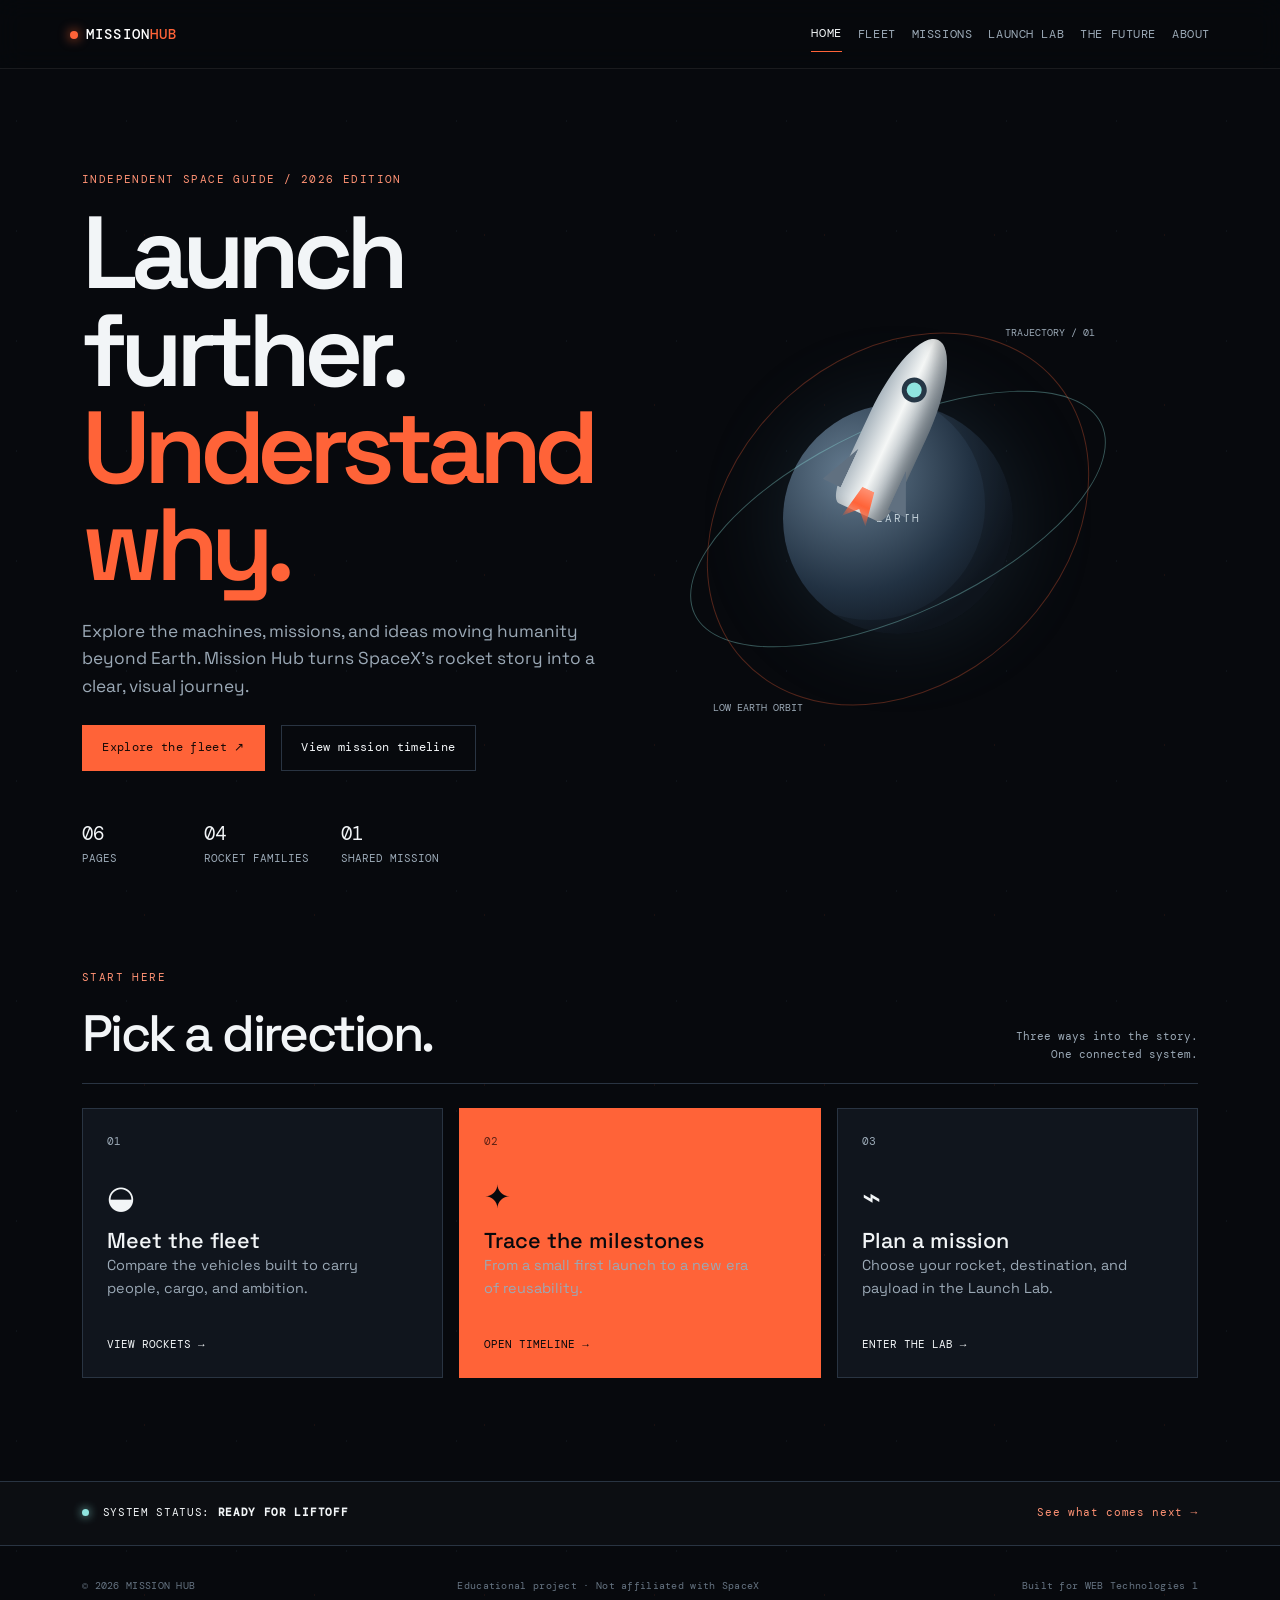
<file: index.html>
<!doctype html>
<html lang="en">
<head>
  <meta charset="utf-8">
  <meta name="viewport" content="width=device-width, initial-scale=1">
  <meta name="description" content="SpaceX Mission Hub — an interactive guide to rockets, missions, and reusable space technology.">
  <title>SpaceX Mission Hub | Launch further</title>
  <link rel="preconnect" href="https://fonts.googleapis.com">
  <link rel="preconnect" href="https://fonts.gstatic.com" crossorigin>
  <link href="https://fonts.googleapis.com/css2?family=DM+Mono:wght@400;500&family=Space+Grotesk:wght@400;500;600;700&display=swap" rel="stylesheet">
  <link href="https://cdn.jsdelivr.net/npm/bootstrap@5.3.3/dist/css/bootstrap.min.css" rel="stylesheet">
  <link rel="stylesheet" href="css/style.css">
</head>
<body>
  <header class="site-header">
    <nav class="navbar navbar-expand-lg navbar-dark container py-3" aria-label="Main navigation">
      <a class="navbar-brand brand-mark" href="index.html"><span class="brand-dot"></span>MISSION<span>HUB</span></a>
      <button class="navbar-toggler" type="button" data-bs-toggle="collapse" data-bs-target="#siteNav" aria-controls="siteNav" aria-expanded="false" aria-label="Toggle navigation"><span class="navbar-toggler-icon"></span></button>
      <div class="collapse navbar-collapse" id="siteNav">
        <ul class="navbar-nav ms-auto align-items-lg-center gap-lg-3">
          <li class="nav-item"><a class="nav-link active" href="index.html">Home</a></li>
          <li class="nav-item"><a class="nav-link" href="fleet.html">Fleet</a></li>
          <li class="nav-item"><a class="nav-link" href="missions.html">Missions</a></li>
          <li class="nav-item"><a class="nav-link" href="launch-lab.html">Launch Lab</a></li>
          <li class="nav-item"><a class="nav-link" href="future.html">The Future</a></li>
          <li class="nav-item"><a class="nav-link" href="about.html">About</a></li>
        </ul>
      </div>
    </nav>
  </header>

  <main>
    <section class="hero container section-space">
      <div class="row align-items-center g-5">
        <div class="col-lg-7">
          <p class="eyebrow">INDEPENDENT SPACE GUIDE / 2026 EDITION</p>
          <h1>Launch further.<br><span>Understand why.</span></h1>
          <p class="hero-copy">Explore the machines, missions, and ideas moving humanity beyond Earth. Mission Hub turns SpaceX's rocket story into a clear, visual journey.</p>
          <div class="d-flex flex-wrap gap-3 mt-4">
            <a class="btn btn-accent" href="fleet.html">Explore the fleet <span>↗</span></a>
            <a class="btn btn-outline-light" href="missions.html">View mission timeline</a>
          </div>
          <div class="hero-meta mt-5"><span><strong>06</strong> pages</span><span><strong>04</strong> rocket families</span><span><strong>01</strong> shared mission</span></div>
        </div>
        <div class="col-lg-5">
          <div class="orbit-stage" aria-label="Decorative rocket launch illustration">
            <div class="orbit orbit-one"></div><div class="orbit orbit-two"></div><div class="planet"><span>EARTH</span></div>
            <div class="rocket-illustration"><div class="rocket-window"></div><div class="rocket-fin left"></div><div class="rocket-fin right"></div><div class="flame"></div></div>
            <div class="orbit-label label-top">TRAJECTORY / 01</div><div class="orbit-label label-bottom">LOW EARTH ORBIT</div>
          </div>
        </div>
      </div>
    </section>

    <section class="container section-space pt-0">
      <div class="section-heading"><div><p class="eyebrow">START HERE</p><h2>Pick a direction.</h2></div><p class="section-note">Three ways into the story.<br>One connected system.</p></div>
      <div class="row g-3 mt-2">
        <div class="col-md-4"><a class="feature-card" href="fleet.html"><span class="card-number">01</span><span class="feature-icon">◒</span><h3>Meet the fleet</h3><p>Compare the vehicles built to carry people, cargo, and ambition.</p><span class="text-link">View rockets →</span></a></div>
        <div class="col-md-4"><a class="feature-card feature-card-accent" href="missions.html"><span class="card-number">02</span><span class="feature-icon">✦</span><h3>Trace the milestones</h3><p>From a small first launch to a new era of reusability.</p><span class="text-link">Open timeline →</span></a></div>
        <div class="col-md-4"><a class="feature-card" href="launch-lab.html"><span class="card-number">03</span><span class="feature-icon">⌁</span><h3>Plan a mission</h3><p>Choose your rocket, destination, and payload in the Launch Lab.</p><span class="text-link">Enter the lab →</span></a></div>
      </div>
    </section>

    <section class="signal-band"><div class="container d-flex flex-column flex-md-row justify-content-between align-items-md-center gap-3"><p class="mb-0"><span class="signal-dot"></span> SYSTEM STATUS: <strong>READY FOR LIFTOFF</strong></p><a href="future.html">See what comes next →</a></div></section>
  </main>
  <footer class="site-footer"><div class="container d-flex flex-column flex-md-row justify-content-between gap-2"><span>© 2026 MISSION HUB</span><span>Educational project · Not affiliated with SpaceX</span><span>Built for WEB Technologies 1</span></div></footer>
  <script src="https://cdn.jsdelivr.net/npm/bootstrap@5.3.3/dist/js/bootstrap.bundle.min.js"></script>
</body>
</html>
</file>
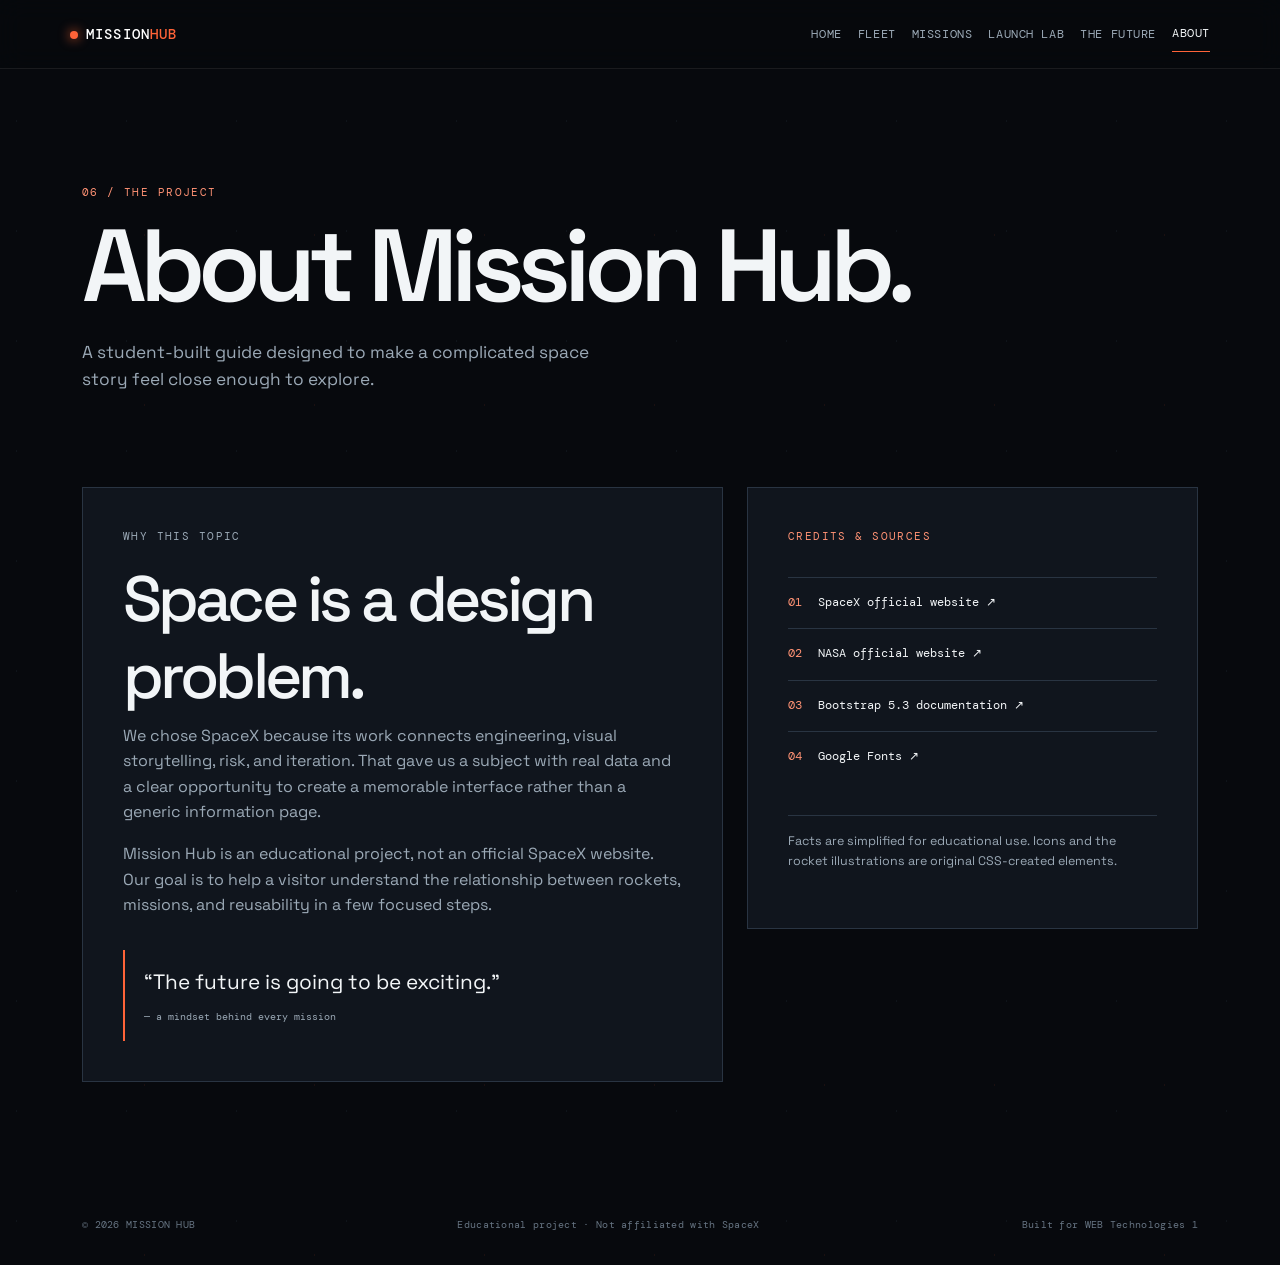
<file: about.html>
<!doctype html>
<html lang="en"><head><meta charset="utf-8"><meta name="viewport" content="width=device-width, initial-scale=1"><title>About | SpaceX Mission Hub</title><link rel="preconnect" href="https://fonts.googleapis.com"><link rel="preconnect" href="https://fonts.gstatic.com" crossorigin><link href="https://fonts.googleapis.com/css2?family=DM+Mono:wght@400;500&family=Space+Grotesk:wght@400;500;600;700&display=swap" rel="stylesheet"><link href="https://cdn.jsdelivr.net/npm/bootstrap@5.3.3/dist/css/bootstrap.min.css" rel="stylesheet"><link rel="stylesheet" href="css/style.css"></head>
<body><header class="site-header"><nav class="navbar navbar-expand-lg navbar-dark container py-3" aria-label="Main navigation"><a class="navbar-brand brand-mark" href="index.html"><span class="brand-dot"></span>MISSION<span>HUB</span></a><button class="navbar-toggler" type="button" data-bs-toggle="collapse" data-bs-target="#siteNav" aria-label="Toggle navigation"><span class="navbar-toggler-icon"></span></button><div class="collapse navbar-collapse" id="siteNav"><ul class="navbar-nav ms-auto align-items-lg-center gap-lg-3"><li class="nav-item"><a class="nav-link" href="index.html">Home</a></li><li class="nav-item"><a class="nav-link" href="fleet.html">Fleet</a></li><li class="nav-item"><a class="nav-link" href="missions.html">Missions</a></li><li class="nav-item"><a class="nav-link" href="launch-lab.html">Launch Lab</a></li><li class="nav-item"><a class="nav-link" href="future.html">The Future</a></li><li class="nav-item"><a class="nav-link active" href="about.html">About</a></li></ul></div></nav></header>
<main><section class="page-intro container"><p class="eyebrow">06 / THE PROJECT</p><h1>About Mission Hub.</h1><p class="intro-copy">A student-built guide designed to make a complicated space story feel close enough to explore.</p></section><section class="container section-space pt-0"><div class="row g-4"><div class="col-lg-7"><article class="about-panel"><p class="eyebrow">WHY THIS TOPIC</p><h2>Space is a design problem.</h2><p>We chose SpaceX because its work connects engineering, visual storytelling, risk, and iteration. That gave us a subject with real data and a clear opportunity to create a memorable interface rather than a generic information page.</p><p>Mission Hub is an educational project, not an official SpaceX website. Our goal is to help a visitor understand the relationship between rockets, missions, and reusability in a few focused steps.</p><div class="quote">“The future is going to be exciting.”<span>— a mindset behind every mission</span></div></article></div><div class="col-lg-5"><aside class="source-panel"><p class="eyebrow">CREDITS & SOURCES</p><ul class="source-list"><li><span>01</span><a href="https://www.spacex.com/" target="_blank" rel="noreferrer">SpaceX official website ↗</a></li><li><span>02</span><a href="https://www.nasa.gov/" target="_blank" rel="noreferrer">NASA official website ↗</a></li><li><span>03</span><a href="https://getbootstrap.com/docs/5.3/" target="_blank" rel="noreferrer">Bootstrap 5.3 documentation ↗</a></li><li><span>04</span><a href="https://fonts.google.com/" target="_blank" rel="noreferrer">Google Fonts ↗</a></li></ul><p class="source-note">Facts are simplified for educational use. Icons and the rocket illustrations are original CSS-created elements.</p></aside></div></div></section></main><footer class="site-footer"><div class="container d-flex flex-column flex-md-row justify-content-between gap-2"><span>© 2026 MISSION HUB</span><span>Educational project · Not affiliated with SpaceX</span><span>Built for WEB Technologies 1</span></div></footer><script src="https://cdn.jsdelivr.net/npm/bootstrap@5.3.3/dist/js/bootstrap.bundle.min.js"></script></body></html>
</file>
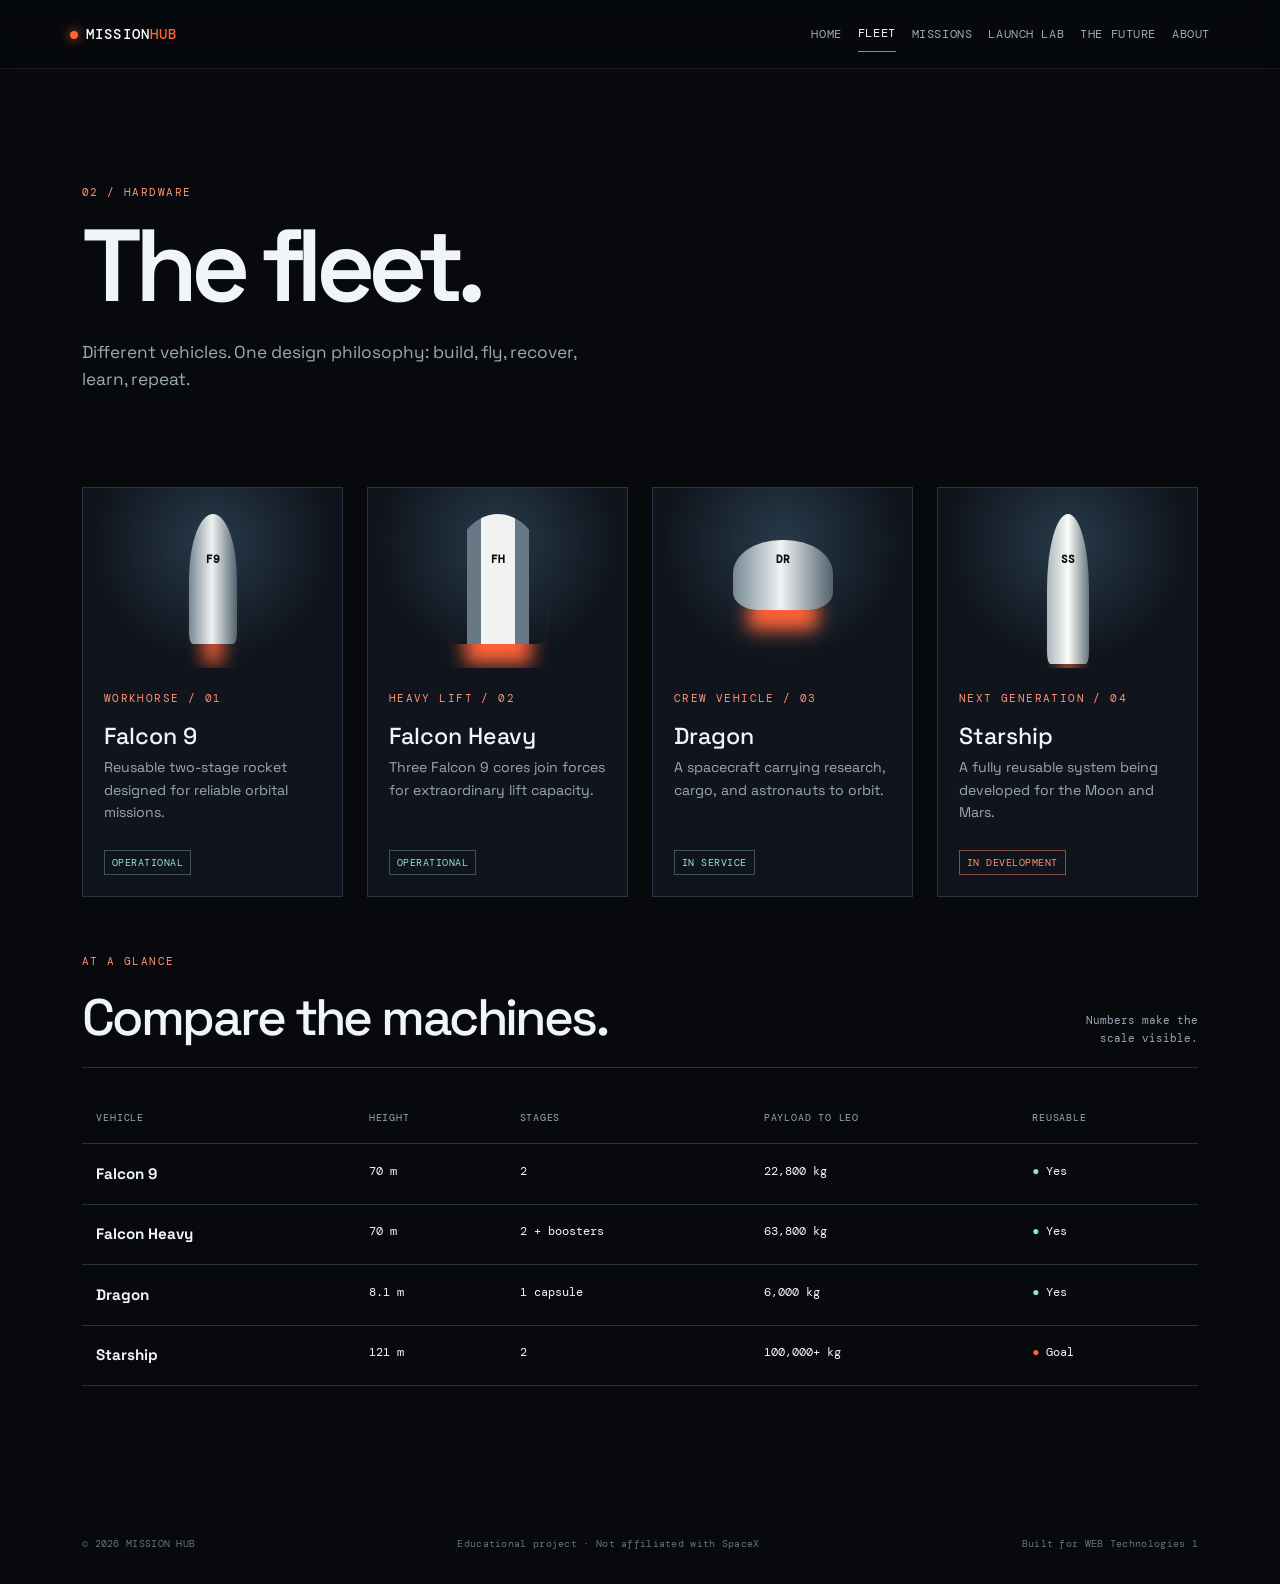
<file: fleet.html>
<!doctype html>
<html lang="en"><head><meta charset="utf-8"><meta name="viewport" content="width=device-width, initial-scale=1"><title>The Fleet | SpaceX Mission Hub</title><link rel="preconnect" href="https://fonts.googleapis.com"><link rel="preconnect" href="https://fonts.gstatic.com" crossorigin><link href="https://fonts.googleapis.com/css2?family=DM+Mono:wght@400;500&family=Space+Grotesk:wght@400;500;600;700&display=swap" rel="stylesheet"><link href="https://cdn.jsdelivr.net/npm/bootstrap@5.3.3/dist/css/bootstrap.min.css" rel="stylesheet"><link rel="stylesheet" href="css/style.css"></head>
<body><header class="site-header"><nav class="navbar navbar-expand-lg navbar-dark container py-3" aria-label="Main navigation"><a class="navbar-brand brand-mark" href="index.html"><span class="brand-dot"></span>MISSION<span>HUB</span></a><button class="navbar-toggler" type="button" data-bs-toggle="collapse" data-bs-target="#siteNav" aria-label="Toggle navigation"><span class="navbar-toggler-icon"></span></button><div class="collapse navbar-collapse" id="siteNav"><ul class="navbar-nav ms-auto align-items-lg-center gap-lg-3"><li class="nav-item"><a class="nav-link" href="index.html">Home</a></li><li class="nav-item"><a class="nav-link active" href="fleet.html">Fleet</a></li><li class="nav-item"><a class="nav-link" href="missions.html">Missions</a></li><li class="nav-item"><a class="nav-link" href="launch-lab.html">Launch Lab</a></li><li class="nav-item"><a class="nav-link" href="future.html">The Future</a></li><li class="nav-item"><a class="nav-link" href="about.html">About</a></li></ul></div></nav></header>
<main><section class="page-intro container"><p class="eyebrow">02 / HARDWARE</p><h1>The fleet.</h1><p class="intro-copy">Different vehicles. One design philosophy: build, fly, recover, learn, repeat.</p></section><section class="container pb-5"><div class="row g-4 rocket-grid"><article class="col-md-6 col-lg-3"><div class="rocket-card"><div class="rocket-shape falcon-nine"><span>F9</span></div><p class="eyebrow">WORKHORSE / 01</p><h2>Falcon 9</h2><p>Reusable two-stage rocket designed for reliable orbital missions.</p><span class="tag">OPERATIONAL</span></div></article><article class="col-md-6 col-lg-3"><div class="rocket-card featured-rocket"><div class="rocket-shape falcon-heavy"><span>FH</span></div><p class="eyebrow">HEAVY LIFT / 02</p><h2>Falcon Heavy</h2><p>Three Falcon 9 cores join forces for extraordinary lift capacity.</p><span class="tag">OPERATIONAL</span></div></article><article class="col-md-6 col-lg-3"><div class="rocket-card"><div class="rocket-shape dragon"><span>DR</span></div><p class="eyebrow">CREW VEHICLE / 03</p><h2>Dragon</h2><p>A spacecraft carrying research, cargo, and astronauts to orbit.</p><span class="tag">IN SERVICE</span></div></article><article class="col-md-6 col-lg-3"><div class="rocket-card"><div class="rocket-shape starship"><span>SS</span></div><p class="eyebrow">NEXT GENERATION / 04</p><h2>Starship</h2><p>A fully reusable system being developed for the Moon and Mars.</p><span class="tag tag-orange">IN DEVELOPMENT</span></div></article></div></section>
<section class="container section-space pt-2"><div class="section-heading"><div><p class="eyebrow">AT A GLANCE</p><h2>Compare the machines.</h2></div><p class="section-note">Numbers make the<br>scale visible.</p></div><div class="table-responsive mt-4"><table class="table comparison-table"><caption class="visually-hidden">Comparison of SpaceX vehicles</caption><thead><tr><th scope="col">Vehicle</th><th scope="col">Height</th><th scope="col">Stages</th><th scope="col">Payload to LEO</th><th scope="col">Reusable</th></tr></thead><tbody><tr><th scope="row">Falcon 9</th><td>70 m</td><td>2</td><td>22,800 kg</td><td><span class="table-check">●</span> Yes</td></tr><tr><th scope="row">Falcon Heavy</th><td>70 m</td><td>2 + boosters</td><td>63,800 kg</td><td><span class="table-check">●</span> Yes</td></tr><tr><th scope="row">Dragon</th><td>8.1 m</td><td>1 capsule</td><td>6,000 kg</td><td><span class="table-check">●</span> Yes</td></tr><tr><th scope="row">Starship</th><td>121 m</td><td>2</td><td>100,000+ kg</td><td><span class="table-check orange">●</span> Goal</td></tr></tbody></table></div></section></main><footer class="site-footer"><div class="container d-flex flex-column flex-md-row justify-content-between gap-2"><span>© 2026 MISSION HUB</span><span>Educational project · Not affiliated with SpaceX</span><span>Built for WEB Technologies 1</span></div></footer><script src="https://cdn.jsdelivr.net/npm/bootstrap@5.3.3/dist/js/bootstrap.bundle.min.js"></script></body></html>
</file>
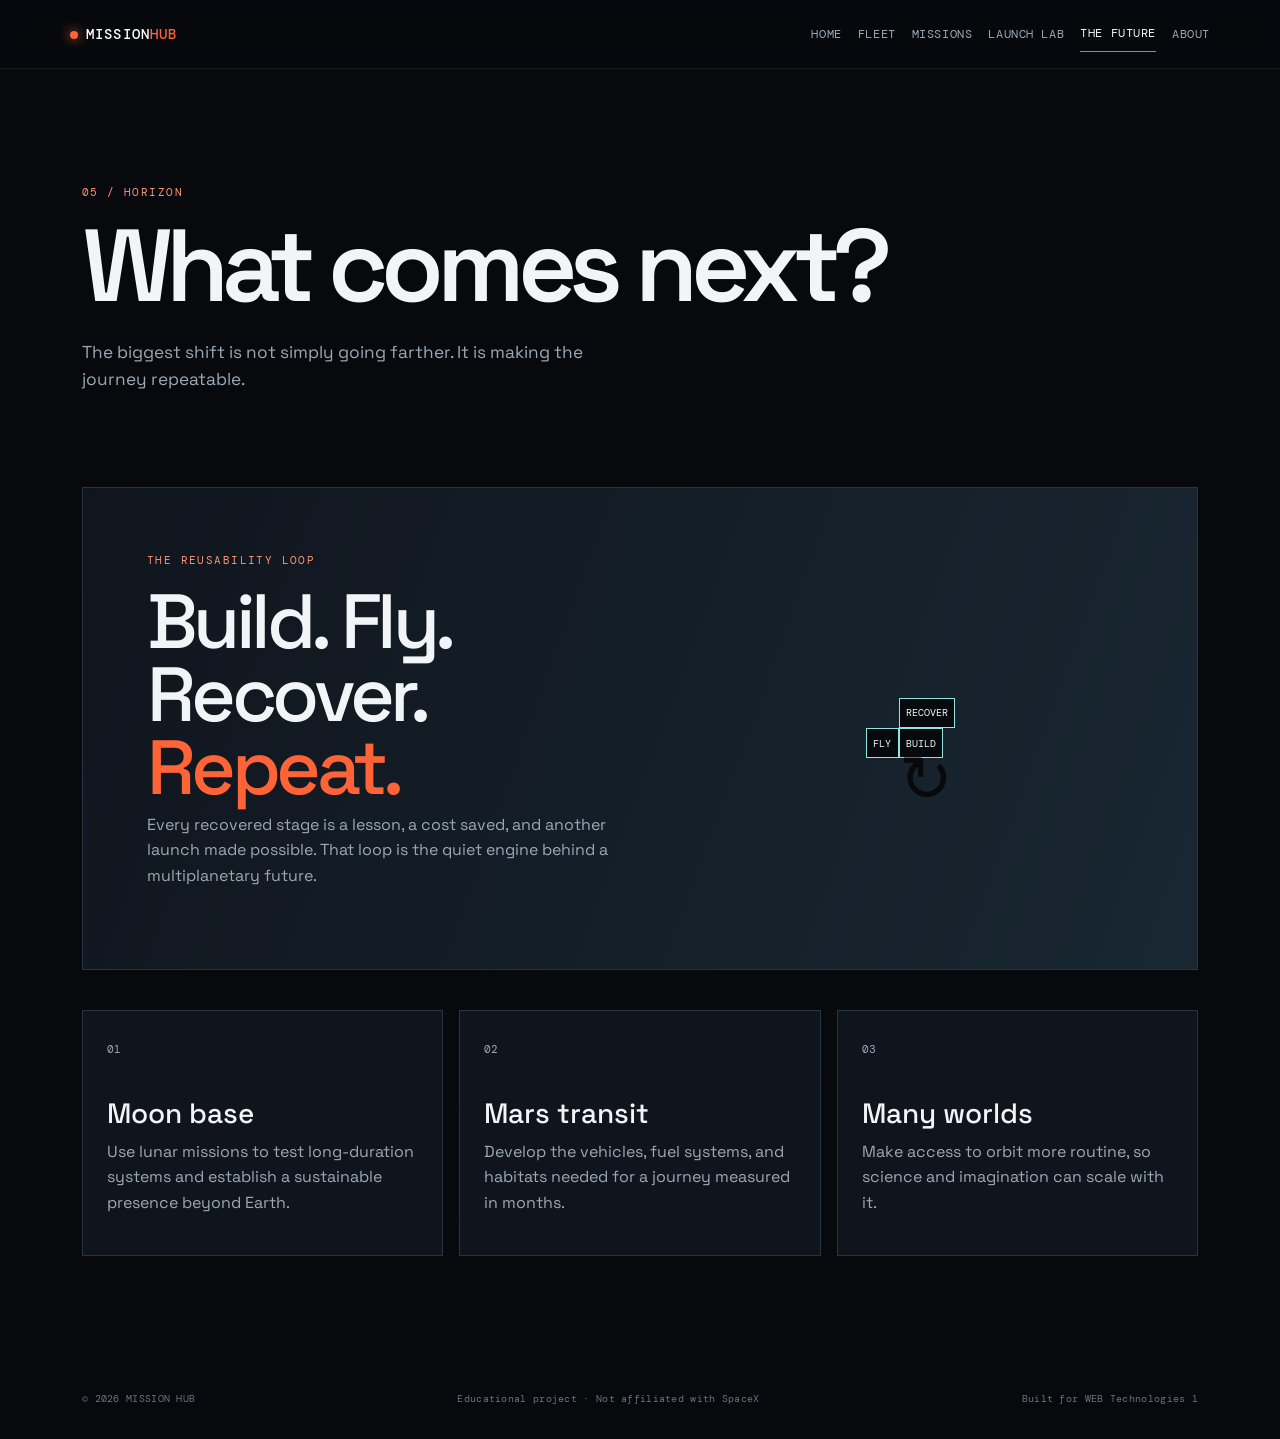
<file: future.html>
<!doctype html>
<html lang="en"><head><meta charset="utf-8"><meta name="viewport" content="width=device-width, initial-scale=1"><title>The Future | SpaceX Mission Hub</title><link rel="preconnect" href="https://fonts.googleapis.com"><link rel="preconnect" href="https://fonts.gstatic.com" crossorigin><link href="https://fonts.googleapis.com/css2?family=DM+Mono:wght@400;500&family=Space+Grotesk:wght@400;500;600;700&display=swap" rel="stylesheet"><link href="https://cdn.jsdelivr.net/npm/bootstrap@5.3.3/dist/css/bootstrap.min.css" rel="stylesheet"><link rel="stylesheet" href="css/style.css"></head>
<body><header class="site-header"><nav class="navbar navbar-expand-lg navbar-dark container py-3" aria-label="Main navigation"><a class="navbar-brand brand-mark" href="index.html"><span class="brand-dot"></span>MISSION<span>HUB</span></a><button class="navbar-toggler" type="button" data-bs-toggle="collapse" data-bs-target="#siteNav" aria-label="Toggle navigation"><span class="navbar-toggler-icon"></span></button><div class="collapse navbar-collapse" id="siteNav"><ul class="navbar-nav ms-auto align-items-lg-center gap-lg-3"><li class="nav-item"><a class="nav-link" href="index.html">Home</a></li><li class="nav-item"><a class="nav-link" href="fleet.html">Fleet</a></li><li class="nav-item"><a class="nav-link" href="missions.html">Missions</a></li><li class="nav-item"><a class="nav-link" href="launch-lab.html">Launch Lab</a></li><li class="nav-item"><a class="nav-link active" href="future.html">The Future</a></li><li class="nav-item"><a class="nav-link" href="about.html">About</a></li></ul></div></nav></header>
<main><section class="page-intro container"><p class="eyebrow">05 / HORIZON</p><h1>What comes next?</h1><p class="intro-copy">The biggest shift is not simply going farther. It is making the journey repeatable.</p></section><section class="container section-space pt-0"><div class="future-hero"><div><p class="eyebrow">THE REUSABILITY LOOP</p><h2>Build. Fly. Recover.<br><span>Repeat.</span></h2><p>Every recovered stage is a lesson, a cost saved, and another launch made possible. That loop is the quiet engine behind a multiplanetary future.</p></div><div class="loop-visual" aria-label="Reusable launch loop illustration"><span class="loop-node node-build">BUILD</span><span class="loop-node node-fly">FLY</span><span class="loop-node node-recover">RECOVER</span><div class="loop-arrow">↻</div></div></div><div class="row g-3 mt-4"><div class="col-md-4"><article class="future-card"><span class="future-index">01</span><h3>Moon base</h3><p>Use lunar missions to test long-duration systems and establish a sustainable presence beyond Earth.</p></article></div><div class="col-md-4"><article class="future-card"><span class="future-index">02</span><h3>Mars transit</h3><p>Develop the vehicles, fuel systems, and habitats needed for a journey measured in months.</p></article></div><div class="col-md-4"><article class="future-card"><span class="future-index">03</span><h3>Many worlds</h3><p>Make access to orbit more routine, so science and imagination can scale with it.</p></article></div></div></section></main><footer class="site-footer"><div class="container d-flex flex-column flex-md-row justify-content-between gap-2"><span>© 2026 MISSION HUB</span><span>Educational project · Not affiliated with SpaceX</span><span>Built for WEB Technologies 1</span></div></footer><script src="https://cdn.jsdelivr.net/npm/bootstrap@5.3.3/dist/js/bootstrap.bundle.min.js"></script></body></html>
</file>
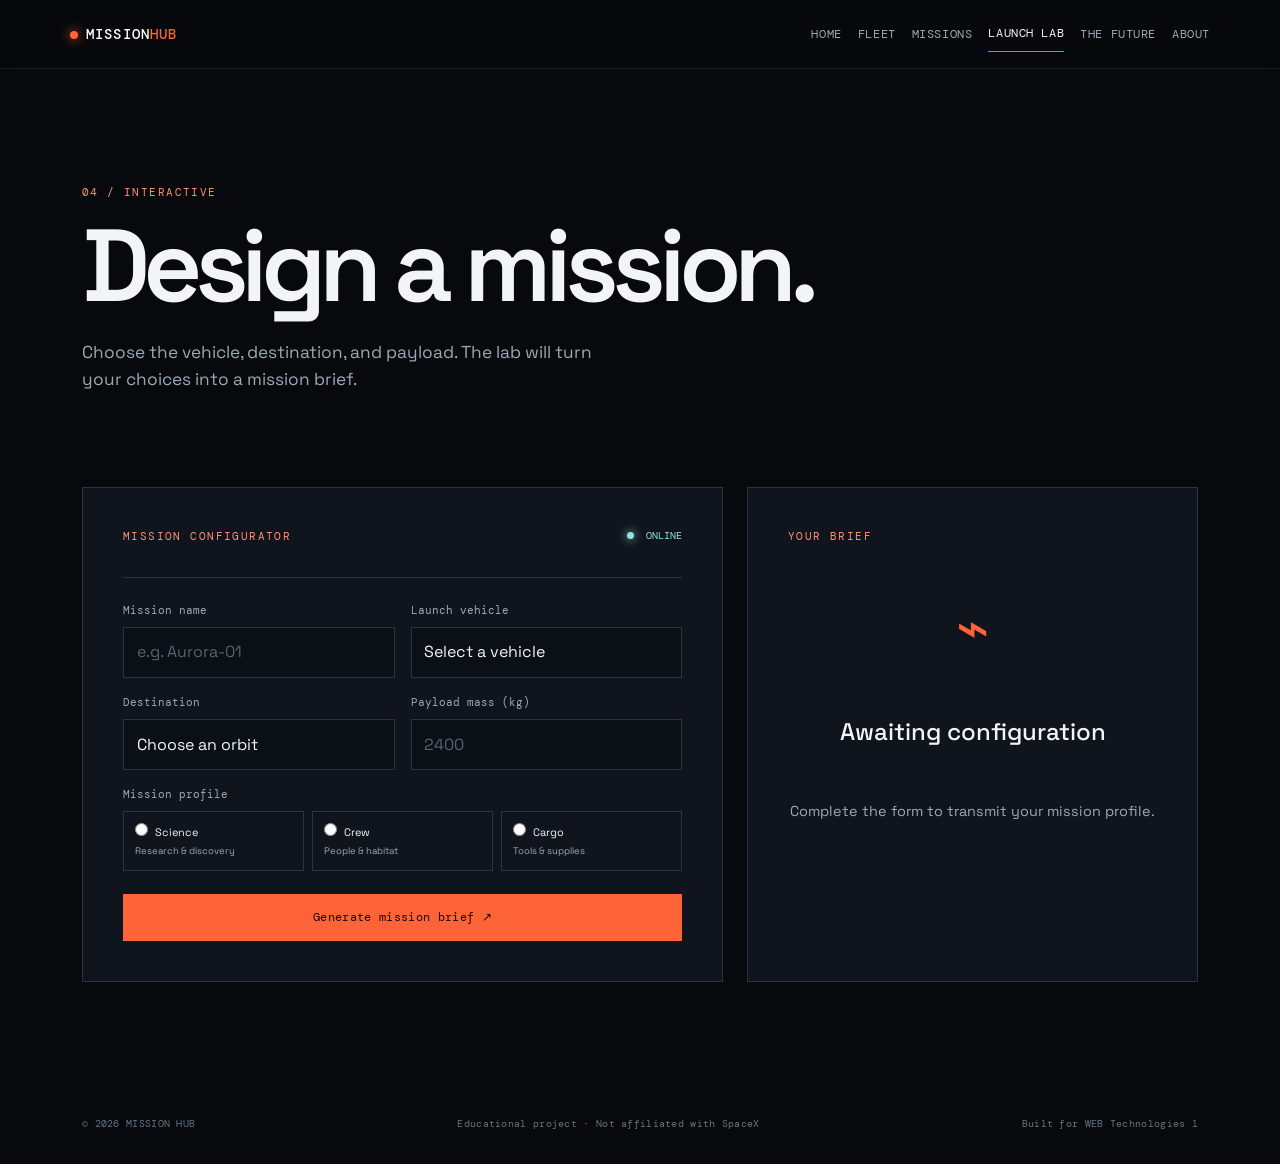
<file: launch-lab.html>
<!doctype html>
<html lang="en"><head><meta charset="utf-8"><meta name="viewport" content="width=device-width, initial-scale=1"><title>Launch Lab | SpaceX Mission Hub</title><link rel="preconnect" href="https://fonts.googleapis.com"><link rel="preconnect" href="https://fonts.gstatic.com" crossorigin><link href="https://fonts.googleapis.com/css2?family=DM+Mono:wght@400;500&family=Space+Grotesk:wght@400;500;600;700&display=swap" rel="stylesheet"><link href="https://cdn.jsdelivr.net/npm/bootstrap@5.3.3/dist/css/bootstrap.min.css" rel="stylesheet"><link rel="stylesheet" href="css/style.css"></head>
<body><header class="site-header"><nav class="navbar navbar-expand-lg navbar-dark container py-3" aria-label="Main navigation"><a class="navbar-brand brand-mark" href="index.html"><span class="brand-dot"></span>MISSION<span>HUB</span></a><button class="navbar-toggler" type="button" data-bs-toggle="collapse" data-bs-target="#siteNav" aria-label="Toggle navigation"><span class="navbar-toggler-icon"></span></button><div class="collapse navbar-collapse" id="siteNav"><ul class="navbar-nav ms-auto align-items-lg-center gap-lg-3"><li class="nav-item"><a class="nav-link" href="index.html">Home</a></li><li class="nav-item"><a class="nav-link" href="fleet.html">Fleet</a></li><li class="nav-item"><a class="nav-link" href="missions.html">Missions</a></li><li class="nav-item"><a class="nav-link active" href="launch-lab.html">Launch Lab</a></li><li class="nav-item"><a class="nav-link" href="future.html">The Future</a></li><li class="nav-item"><a class="nav-link" href="about.html">About</a></li></ul></div></nav></header>
<main><section class="page-intro container"><p class="eyebrow">04 / INTERACTIVE</p><h1>Design a mission.</h1><p class="intro-copy">Choose the vehicle, destination, and payload. The lab will turn your choices into a mission brief.</p></section><section class="container section-space pt-0"><div class="row g-4 align-items-stretch"><div class="col-lg-7"><form class="mission-form" id="missionForm"><div class="form-header"><span class="eyebrow">MISSION CONFIGURATOR</span><span class="form-status"><span class="signal-dot"></span> ONLINE</span></div><div class="row g-3 mt-2"><div class="col-md-6"><label for="missionName">Mission name</label><input class="form-control" id="missionName" name="missionName" type="text" placeholder="e.g. Aurora-01" required></div><div class="col-md-6"><label for="rocket">Launch vehicle</label><select class="form-select" id="rocket" name="rocket" required><option value="" selected disabled>Select a vehicle</option><option>Falcon 9</option><option>Falcon Heavy</option><option>Starship</option></select></div><div class="col-md-6"><label for="destination">Destination</label><select class="form-select" id="destination" name="destination" required><option value="" selected disabled>Choose an orbit</option><option>Low Earth Orbit</option><option>Geostationary Orbit</option><option>The Moon</option><option>Mars transfer orbit</option></select></div><div class="col-md-6"><label for="payload">Payload mass (kg)</label><input class="form-control" id="payload" name="payload" type="number" min="1" max="100000" placeholder="2400" required></div><div class="col-12"><label>Mission profile</label><div class="profile-options"><label class="profile-choice"><input type="radio" name="profile" value="science" required><span>Science<br><small>Research & discovery</small></span></label><label class="profile-choice"><input type="radio" name="profile" value="crew"><span>Crew<br><small>People & habitat</small></span></label><label class="profile-choice"><input type="radio" name="profile" value="cargo"><span>Cargo<br><small>Tools & supplies</small></span></label></div></div><div class="col-12"><button class="btn btn-accent w-100" type="submit">Generate mission brief <span>↗</span></button></div></div></form></div><div class="col-lg-5"><aside class="mission-output" id="missionOutput" aria-live="polite"><p class="eyebrow">YOUR BRIEF</p><div class="output-placeholder"><span class="output-icon">⌁</span><h2>Awaiting configuration</h2><p>Complete the form to transmit your mission profile.</p></div></aside></div></div></section></main><footer class="site-footer"><div class="container d-flex flex-column flex-md-row justify-content-between gap-2"><span>© 2026 MISSION HUB</span><span>Educational project · Not affiliated with SpaceX</span><span>Built for WEB Technologies 1</span></div></footer><script src="https://cdn.jsdelivr.net/npm/bootstrap@5.3.3/dist/js/bootstrap.bundle.min.js"></script><script src="js/script.js"></script></body></html>
</file>
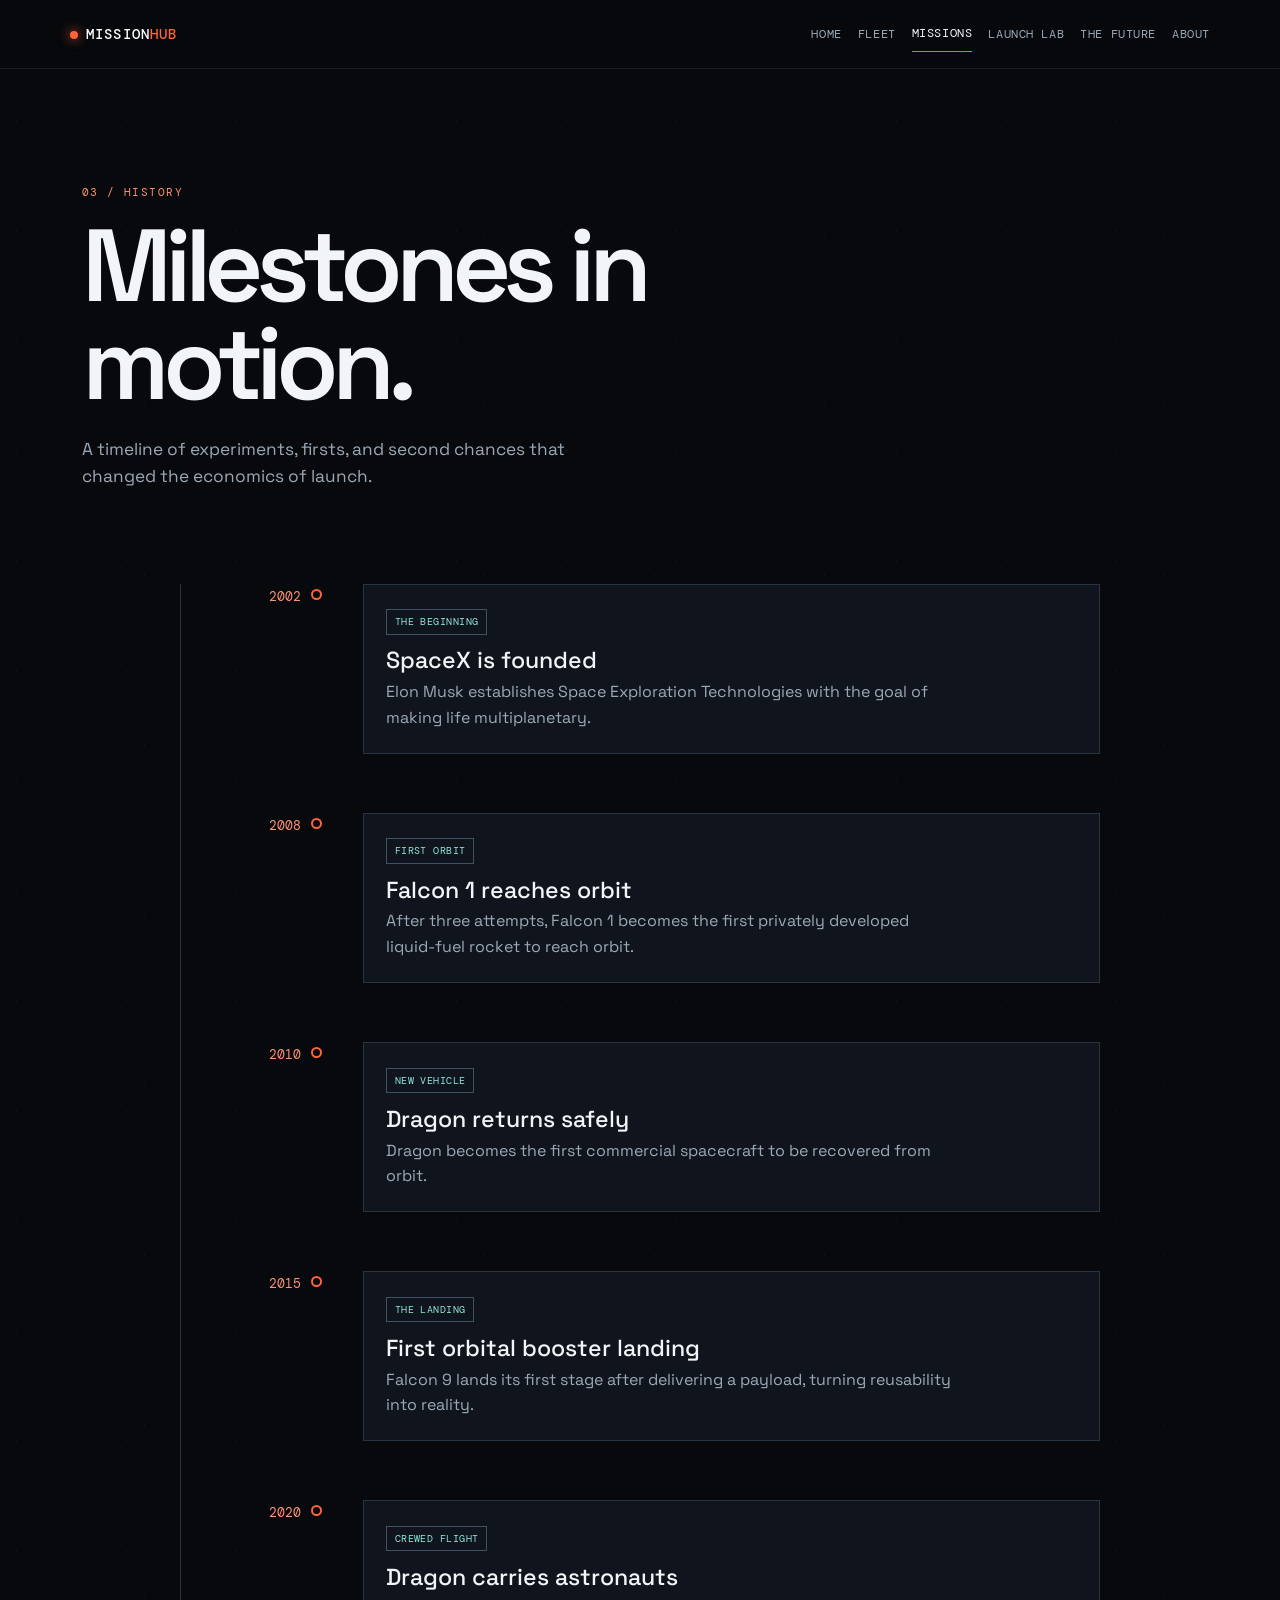
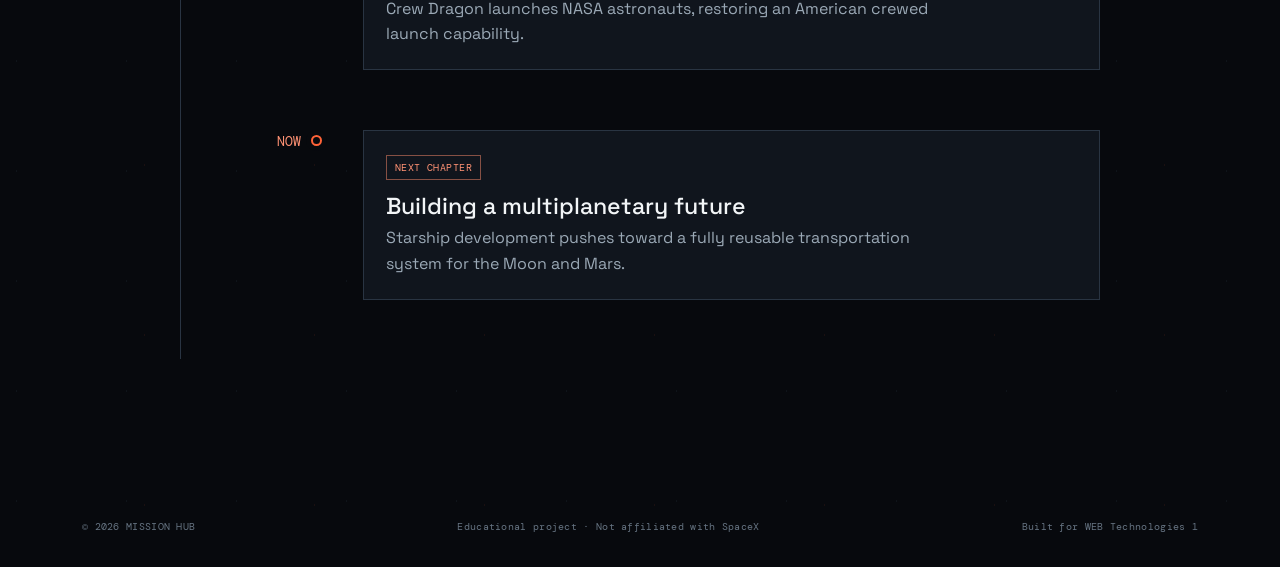
<file: missions.html>
<!doctype html>
<html lang="en"><head><meta charset="utf-8"><meta name="viewport" content="width=device-width, initial-scale=1"><title>Mission Timeline | SpaceX Mission Hub</title><link rel="preconnect" href="https://fonts.googleapis.com"><link rel="preconnect" href="https://fonts.gstatic.com" crossorigin><link href="https://fonts.googleapis.com/css2?family=DM+Mono:wght@400;500&family=Space+Grotesk:wght@400;500;600;700&display=swap" rel="stylesheet"><link href="https://cdn.jsdelivr.net/npm/bootstrap@5.3.3/dist/css/bootstrap.min.css" rel="stylesheet"><link rel="stylesheet" href="css/style.css"></head>
<body><header class="site-header"><nav class="navbar navbar-expand-lg navbar-dark container py-3" aria-label="Main navigation"><a class="navbar-brand brand-mark" href="index.html"><span class="brand-dot"></span>MISSION<span>HUB</span></a><button class="navbar-toggler" type="button" data-bs-toggle="collapse" data-bs-target="#siteNav" aria-label="Toggle navigation"><span class="navbar-toggler-icon"></span></button><div class="collapse navbar-collapse" id="siteNav"><ul class="navbar-nav ms-auto align-items-lg-center gap-lg-3"><li class="nav-item"><a class="nav-link" href="index.html">Home</a></li><li class="nav-item"><a class="nav-link" href="fleet.html">Fleet</a></li><li class="nav-item"><a class="nav-link active" href="missions.html">Missions</a></li><li class="nav-item"><a class="nav-link" href="launch-lab.html">Launch Lab</a></li><li class="nav-item"><a class="nav-link" href="future.html">The Future</a></li><li class="nav-item"><a class="nav-link" href="about.html">About</a></li></ul></div></nav></header>
<main><section class="page-intro container"><p class="eyebrow">03 / HISTORY</p><h1>Milestones in motion.</h1><p class="intro-copy">A timeline of experiments, firsts, and second chances that changed the economics of launch.</p></section><section class="container timeline-wrap"><div class="timeline"><article class="timeline-item"><div class="timeline-year">2002</div><div class="timeline-marker"></div><div class="timeline-content"><span class="tag">THE BEGINNING</span><h2>SpaceX is founded</h2><p>Elon Musk establishes Space Exploration Technologies with the goal of making life multiplanetary.</p></div></article><article class="timeline-item"><div class="timeline-year">2008</div><div class="timeline-marker"></div><div class="timeline-content"><span class="tag">FIRST ORBIT</span><h2>Falcon 1 reaches orbit</h2><p>After three attempts, Falcon 1 becomes the first privately developed liquid-fuel rocket to reach orbit.</p></div></article><article class="timeline-item"><div class="timeline-year">2010</div><div class="timeline-marker"></div><div class="timeline-content"><span class="tag">NEW VEHICLE</span><h2>Dragon returns safely</h2><p>Dragon becomes the first commercial spacecraft to be recovered from orbit.</p></div></article><article class="timeline-item"><div class="timeline-year">2015</div><div class="timeline-marker"></div><div class="timeline-content"><span class="tag">THE LANDING</span><h2>First orbital booster landing</h2><p>Falcon 9 lands its first stage after delivering a payload, turning reusability into reality.</p></div></article><article class="timeline-item"><div class="timeline-year">2020</div><div class="timeline-marker"></div><div class="timeline-content"><span class="tag">CREWED FLIGHT</span><h2>Dragon carries astronauts</h2><p>Crew Dragon launches NASA astronauts, restoring an American crewed launch capability.</p></div></article><article class="timeline-item"><div class="timeline-year">NOW</div><div class="timeline-marker"></div><div class="timeline-content"><span class="tag tag-orange">NEXT CHAPTER</span><h2>Building a multiplanetary future</h2><p>Starship development pushes toward a fully reusable transportation system for the Moon and Mars.</p></div></article></div></section></main><footer class="site-footer"><div class="container d-flex flex-column flex-md-row justify-content-between gap-2"><span>© 2026 MISSION HUB</span><span>Educational project · Not affiliated with SpaceX</span><span>Built for WEB Technologies 1</span></div></footer><script src="https://cdn.jsdelivr.net/npm/bootstrap@5.3.3/dist/js/bootstrap.bundle.min.js"></script></body></html>
</file>
<file: css/style.css>
:root{--ink:#07090d;--panel:#10151d;--panel-2:#151c26;--line:#293442;--text:#f2f5f7;--muted:#9ba9b6;--orange:#ff6338;--orange-soft:#ff9274;--cyan:#8fe4df;--mono:'DM Mono',monospace;--sans:'Space Grotesk',sans-serif}
*{box-sizing:border-box}html{scroll-behavior:smooth}body{margin:0;background:var(--ink);color:var(--text);font-family:var(--sans);font-size:16px;line-height:1.6;background-image:radial-gradient(circle at 15% 10%,rgba(71,96,120,.12) 0 1px,transparent 1px),radial-gradient(circle at 85% 38%,rgba(255,99,56,.08) 0 1px,transparent 1px);background-size:110px 110px,170px 170px}a{color:inherit;text-decoration:none}a:hover{color:inherit}.site-header{border-bottom:1px solid rgba(255,255,255,.08);background:rgba(7,9,13,.84);backdrop-filter:blur(12px);position:relative;z-index:5}.brand-mark{font-family:var(--mono);font-size:.88rem;letter-spacing:.08em;font-weight:500}.brand-mark span:last-child{color:var(--orange)}.brand-dot{display:inline-block;width:8px;height:8px;border-radius:50%;background:var(--orange);margin-right:8px;box-shadow:0 0 12px var(--orange)}.nav-link{color:var(--muted)!important;font-family:var(--mono);font-size:.73rem;text-transform:uppercase;letter-spacing:.05em;padding-inline:0!important}.nav-link:hover,.nav-link.active{color:var(--text)!important}.nav-link.active{border-bottom:1px solid var(--orange)}.navbar-toggler{border-color:var(--line)}.section-space{padding-top:clamp(4rem,8vw,8rem);padding-bottom:clamp(4rem,8vw,8rem)}.eyebrow{font-family:var(--mono);font-size:.68rem;letter-spacing:.13em;color:var(--orange-soft);margin:0 0 1rem}.hero{min-height:680px;display:flex;align-items:center}.hero h1,.page-intro h1{font-size:clamp(3.4rem,8vw,7.4rem);line-height:.95;letter-spacing:-.07em;font-weight:600;margin:0 0 1.5rem}.hero h1 span,.future-hero h2 span{color:var(--orange)}.hero-copy,.intro-copy{color:var(--muted);font-size:1.08rem;max-width:540px}.btn{border-radius:0;padding:.85rem 1.2rem;font-family:var(--mono);font-size:.72rem;letter-spacing:.03em}.btn-accent{background:var(--orange);color:#160a07;border:1px solid var(--orange)}.btn-accent:hover{background:#ff8769;color:#160a07;border-color:#ff8769}.btn-outline-light{border-color:var(--line);color:var(--text)}.btn-outline-light:hover{background:var(--text);color:var(--ink)}.hero-meta{display:flex;gap:2rem;color:var(--muted);font-family:var(--mono);font-size:.68rem;text-transform:uppercase}.hero-meta strong{display:block;color:var(--text);font-size:1.2rem;font-weight:400}.orbit-stage{height:500px;position:relative;display:grid;place-items:center}.planet{width:230px;height:230px;border-radius:50%;background:radial-gradient(circle at 30% 30%,#667d91,#223243 52%,#111923 74%);box-shadow:inset -28px -14px 0 rgba(0,0,0,.2),0 0 90px rgba(102,163,190,.16);display:grid;place-items:center;color:#c4d2da;font-family:var(--mono);font-size:.66rem;letter-spacing:.2em}.orbit{position:absolute;border:1px solid rgba(143,228,223,.35);border-radius:50%;transform:rotate(-25deg)}.orbit-one{width:450px;height:190px}.orbit-two{width:330px;height:420px;transform:rotate(48deg);border-color:rgba(255,99,56,.3)}.rocket-illustration{width:62px;height:190px;background:linear-gradient(90deg,#a8b4bd,#f5f7f6 45%,#7c8994);border-radius:50% 50% 16% 16%;position:absolute;top:62px;transform:rotate(25deg);box-shadow:inset -13px 0 12px rgba(0,0,0,.18);animation:float 4s ease-in-out infinite}.rocket-illustration:before{content:'';position:absolute;bottom:-10px;left:18px;width:26px;height:35px;background:linear-gradient(var(--orange-soft),var(--orange),transparent);clip-path:polygon(25% 0,75% 0,100% 100%,50% 62%,0 100%);filter:drop-shadow(0 0 10px var(--orange))}.rocket-window{position:absolute;top:43px;left:18px;width:25px;height:25px;border:5px solid #263746;background:var(--cyan);border-radius:50%}.rocket-fin{position:absolute;bottom:15px;width:20px;height:43px;background:#607080}.rocket-fin.left{left:-15px;clip-path:polygon(100% 0,100% 100%,0 100%)}.rocket-fin.right{right:-15px;clip-path:polygon(0 0,100% 100%,0 100%)}.orbit-label{position:absolute;font-family:var(--mono);font-size:.6rem;color:var(--muted)}.label-top{top:56px;right:0}.label-bottom{bottom:54px;left:12px}.hero-meta span{min-width:90px}.section-heading{display:flex;justify-content:space-between;align-items:end;border-bottom:1px solid var(--line);padding-bottom:1.2rem}.section-heading h2{font-size:clamp(2rem,4vw,3.5rem);letter-spacing:-.05em;margin:0}.section-note{font-family:var(--mono);font-size:.7rem;color:var(--muted);text-align:right;margin:0}.feature-card{display:flex;flex-direction:column;min-height:270px;background:var(--panel);border:1px solid var(--line);padding:1.5rem;transition:.25s;position:relative}.feature-card:hover{transform:translateY(-6px);border-color:var(--orange)}.feature-card-accent{background:var(--orange);color:var(--ink);border-color:var(--orange)}.feature-card-accent p,.feature-card-accent .card-number{color:#5d2115}.card-number,.future-index{font-family:var(--mono);font-size:.68rem;color:var(--muted)}.feature-icon{font-size:2rem;margin:1.3rem 0 .3rem}.feature-card h3{font-size:1.35rem;margin:0}.feature-card p{color:var(--muted);font-size:.9rem;max-width:270px}.text-link{font-family:var(--mono);font-size:.68rem;margin-top:auto;text-transform:uppercase}.signal-band{border-top:1px solid var(--line);border-bottom:1px solid var(--line);padding:1.4rem 0;background:rgba(255,255,255,.02)}.signal-band p,.signal-band a{font-family:var(--mono);font-size:.7rem;letter-spacing:.06em}.signal-band a{color:var(--orange-soft)}.signal-dot{display:inline-block;width:7px;height:7px;border-radius:50%;background:var(--cyan);margin-right:6px;box-shadow:0 0 10px var(--cyan)}.site-footer{padding:2rem 0;color:#667482;font-family:var(--mono);font-size:.62rem;letter-spacing:.03em}.page-intro{padding-top:clamp(4rem,9vw,8rem);padding-bottom:clamp(3rem,6vw,5rem)}.page-intro h1{font-size:clamp(3.5rem,8vw,7rem);max-width:900px}.rocket-card{background:var(--panel);border:1px solid var(--line);padding:1.3rem;height:100%;transition:.25s}.rocket-card:hover{transform:translateY(-6px);border-color:var(--orange)}.rocket-card h2{font-size:1.45rem;margin:.3rem 0}.rocket-card p:not(.eyebrow){font-size:.88rem;color:var(--muted);min-height:76px}.rocket-shape{height:180px;margin:-1.3rem -1.3rem 1.4rem;display:grid;place-items:center;position:relative;overflow:hidden;background:radial-gradient(circle at 50% 30%,#273a4a,transparent 65%)}.rocket-shape:after{content:'';position:absolute;width:48px;height:130px;border-radius:50% 50% 8% 8%;background:linear-gradient(90deg,#778894,#eff2f1 48%,#52626e);box-shadow:0 35px 18px -15px var(--orange);top:26px}.rocket-shape span{z-index:1;font-family:var(--mono);font-size:.7rem;color:var(--ink);font-weight:600;position:relative;margin-top:-35px}.falcon-heavy:after{width:96px;background:linear-gradient(90deg,transparent 0 18%,#687985 18% 32%,#f0f3f2 32% 68%,#687985 68% 82%,transparent 82%)}.dragon:after{height:70px;width:100px;border-radius:48% 48% 25% 25%;top:52px}.starship:after{height:150px;width:42px;background:linear-gradient(90deg,#abb7bd,#fbfbf7 50%,#687680)}.tag{display:inline-block;border:1px solid #405160;color:var(--cyan);font-family:var(--mono);font-size:.6rem;letter-spacing:.05em;padding:.25rem .45rem}.tag-orange{color:var(--orange-soft);border-color:#865044}.comparison-table{--bs-table-bg:transparent;--bs-table-color:var(--text);--bs-table-border-color:var(--line);font-family:var(--mono);font-size:.75rem}.comparison-table th,.comparison-table td{padding:1.1rem .9rem;white-space:nowrap}.comparison-table thead th{color:var(--muted);font-weight:400;font-size:.62rem;letter-spacing:.08em;text-transform:uppercase}.comparison-table tbody th{font-family:var(--sans);font-size:.95rem}.table-check{color:var(--cyan)}.table-check.orange{color:var(--orange)}.timeline-wrap{padding-bottom:8rem}.timeline{max-width:920px;margin:auto;border-left:1px solid var(--line);position:relative}.timeline-item{display:grid;grid-template-columns:120px 30px 1fr;gap:1rem;position:relative;padding-bottom:3.7rem}.timeline-year{font-family:var(--mono);color:var(--orange-soft);font-size:.82rem;text-align:right;padding-top:.1rem}.timeline-marker{width:11px;height:11px;border:2px solid var(--orange);background:var(--ink);border-radius:50%;margin-top:5px;position:relative;left:-6px;box-shadow:0 0 0 5px var(--ink)}.timeline-content{border:1px solid var(--line);background:var(--panel);padding:1.4rem}.timeline-content h2{font-size:1.45rem;margin:.8rem 0 .25rem}.timeline-content p{color:var(--muted);margin:0;max-width:570px}.mission-form,.mission-output,.about-panel,.source-panel{border:1px solid var(--line);background:var(--panel);padding:clamp(1.3rem,4vw,2.5rem)}.form-header{display:flex;justify-content:space-between;border-bottom:1px solid var(--line);padding-bottom:1rem}.form-status{font-family:var(--mono);font-size:.65rem;color:var(--cyan)}.mission-form label{font-family:var(--mono);font-size:.68rem;color:var(--muted);display:block;margin-bottom:.45rem}.form-control,.form-select{border-radius:0;background:#0b1016;border:1px solid var(--line);color:var(--text);padding:.8rem}.form-control:focus,.form-select:focus{background:#0b1016;color:var(--text);border-color:var(--orange);box-shadow:0 0 0 .2rem rgba(255,99,56,.12)}.form-control::placeholder{color:#546271}.profile-options{display:flex;gap:.5rem}.profile-choice{border:1px solid var(--line);padding:.7rem;flex:1;cursor:pointer}.profile-choice:has(input:checked){border-color:var(--orange);background:rgba(255,99,56,.08)}.profile-choice input{accent-color:var(--orange);margin-right:.4rem}.profile-choice span{font-family:var(--sans);color:var(--text)}.profile-choice small{font-family:var(--sans);color:var(--muted)}.mission-output{height:100%;min-height:400px}.output-placeholder{text-align:center;display:grid;place-items:center;min-height:300px}.output-icon{font-size:3.5rem;color:var(--orange);display:block}.output-placeholder h2{font-size:1.5rem}.output-placeholder p{color:var(--muted);font-size:.9rem}.mission-result h2{font-size:2.3rem;letter-spacing:-.05em}.mission-result .result-line{border-top:1px solid var(--line);padding:.8rem 0;display:flex;justify-content:space-between;font-family:var(--mono);font-size:.7rem}.mission-result .result-line span:last-child{color:var(--cyan)}.future-hero{border:1px solid var(--line);background:linear-gradient(110deg,var(--panel),#182732);padding:clamp(1.5rem,5vw,4rem);display:grid;grid-template-columns:1fr 1fr;gap:3rem;align-items:center}.future-hero h2{font-size:clamp(2.5rem,6vw,5rem);letter-spacing:-.06em;line-height:.95}.future-hero p:not(.eyebrow){color:var(--muted);max-width:500px}.loop-visual{aspect-ratio:1;max-width:340px;margin:auto;border:1px dashed #45606c;border-radius:50%;position:relative;animation:spin 30s linear infinite}.loop-arrow{position:absolute;inset:30%;border-radius:50%;display:grid;place-items:center;background:var(--orange);color:var(--ink);font-size:4rem}.loop-node{position:absolute;background:var(--ink);border:1px solid var(--cyan);font-family:var(--mono);font-size:.6rem;padding:.4rem}.node-build{top:0;left:40%}.node-fly{right:0;top:48%}.node-recover{bottom:4%;left:25%}.future-card{background:var(--panel);border:1px solid var(--line);padding:1.5rem;min-height:220px}.future-card h3{margin-top:2.3rem}.future-card p,.about-panel p,.source-note{color:var(--muted)}.about-panel h2{font-size:clamp(2rem,5vw,4rem);letter-spacing:-.06em}.quote{border-left:2px solid var(--orange);padding:1rem 1.2rem;margin-top:2rem;font-size:1.3rem}.quote span{display:block;color:var(--muted);font-family:var(--mono);font-size:.65rem;margin-top:.6rem}.source-list{list-style:none;padding:0;margin:2rem 0}.source-list li{border-top:1px solid var(--line);padding:1rem 0;display:flex;gap:1rem;font-family:var(--mono);font-size:.72rem}.source-list span{color:var(--orange-soft)}.source-list a{color:var(--text)}.source-list a:hover{color:var(--orange-soft)}.source-note{font-size:.78rem;border-top:1px solid var(--line);padding-top:1rem}
@keyframes float{0%,100%{transform:translate(0,0) rotate(25deg)}50%{transform:translate(7px,-15px) rotate(25deg)}}@keyframes spin{to{transform:rotate(360deg)}}
@media (max-width:991px){.nav-link.active{border-bottom:0}.hero{min-height:auto}.orbit-stage{height:430px}.future-hero{grid-template-columns:1fr}.loop-visual{width:260px}.hero-meta{gap:1rem}}
@media (max-width:575px){.hero{padding-top:4.5rem}.hero h1,.page-intro h1{font-size:3.5rem}.hero-copy{font-size:.98rem}.hero-meta{justify-content:space-between;gap:.5rem}.hero-meta span{font-size:.55rem;min-width:auto}.orbit-stage{height:340px}.planet{width:155px;height:155px}.orbit-one{width:300px;height:130px}.orbit-two{width:230px;height:300px}.rocket-illustration{top:44px;transform:scale(.75) rotate(25deg)}.label-top{right:0;top:35px}.section-heading{align-items:start;gap:1rem}.section-note{display:none}.timeline-item{grid-template-columns:60px 20px 1fr;gap:.6rem}.timeline-content{padding:1rem}.timeline-content h2{font-size:1.15rem}.timeline-content p{font-size:.86rem}.timeline-year{font-size:.67rem}.profile-options{flex-direction:column}.future-hero{padding:1.4rem}.future-hero h2{font-size:2.8rem}.site-footer{font-size:.55rem}}
</file>
